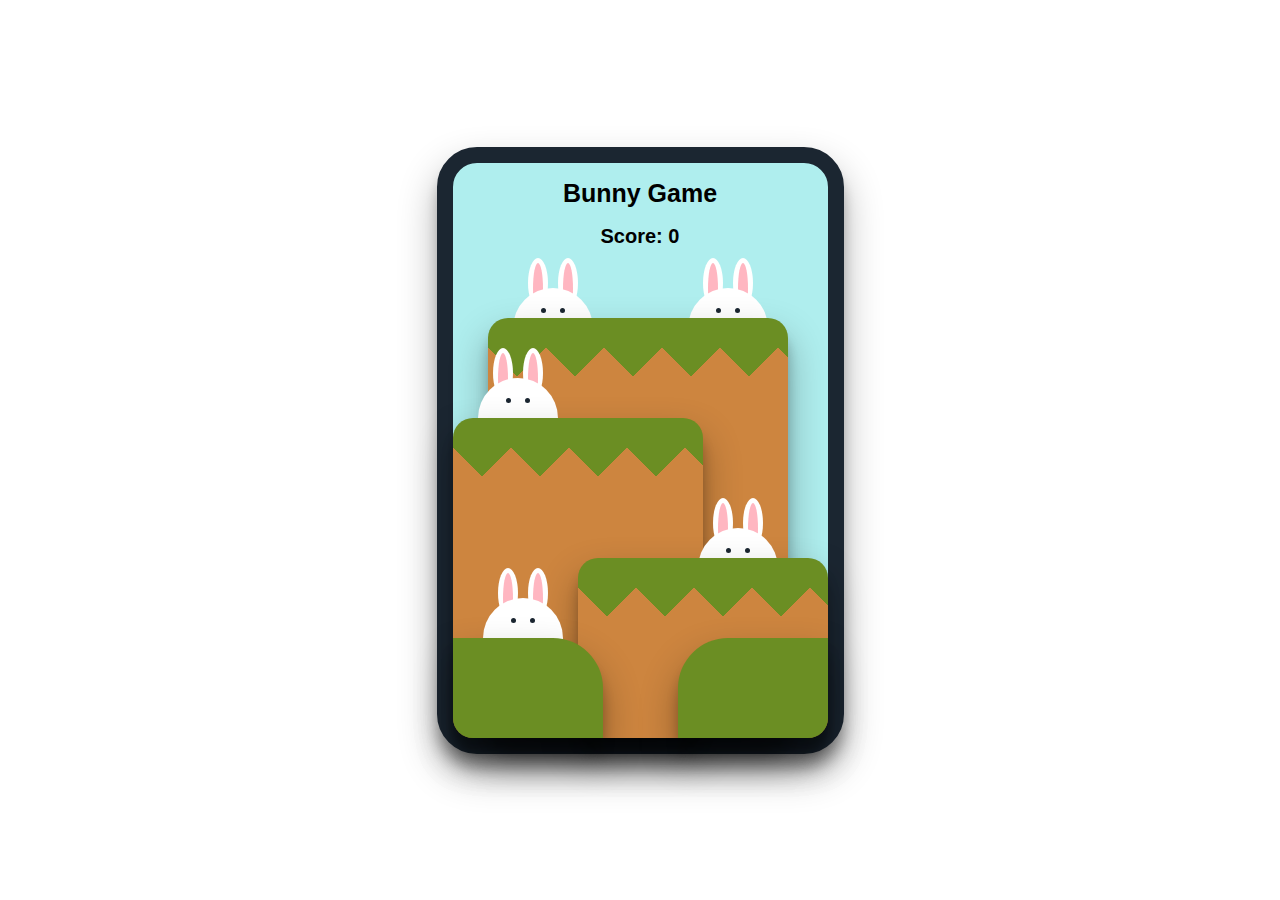
<file: index.html>
<!DOCTYPE html>
<html lang="en">
<head>
    <meta charset="UTF-8">
    <meta http-equiv="X-UA-Compatible" content="IE=edge">
    <meta name="viewport" content="width=device-width, initial-scale=1.0">
    <title>Bunny Game</title>
    <link rel="stylesheet" href="styles.css" type="text/css">
</head>
<body>
   
    <div class="phone">
        <h1>Bunny Game</h1>
        <div class="bunny b_pri">
            <div class="bunny_oreja o_izq">
                <div class="bunny_oreja_inner o_izq_inner"></div>
            </div>
            <div class="bunny_oreja o_der">
                <div class="bunny_oreja_inner o_der_inner"></div>
            </div>
            <div class="face">
                <div class="bunny_ojo ojo_izq"></div>
                <div class="bunny_ojo ojo_der"></div>
                <input type="checkbox">
            </div>
            
        </div>
        <div class="montaña m_pri"></div>
        <div class="bunny b_seg">
            <div class="bunny_oreja o_izq">
                <div class="bunny_oreja_inner o_izq_inner"></div>
            </div>
            <div class="bunny_oreja o_der">
                <div class="bunny_oreja_inner o_der_inner"></div>
            </div>
            <div class="face">
                <div class="bunny_ojo ojo_izq"></div>
                <div class="bunny_ojo ojo_der"></div>
                <input type="checkbox">
            </div>
            
        </div>
        <div class="montaña m_seg"></div>
        <div class="bunny b_ter">
            <div class="bunny_oreja o_izq">
                <div class="bunny_oreja_inner o_izq_inner"></div>
            </div>
            <div class="bunny_oreja o_der">
                <div class="bunny_oreja_inner o_der_inner"></div>
            </div>
            <div class="face">
                <div class="bunny_ojo ojo_izq"></div>
                <div class="bunny_ojo ojo_der"></div>
                <input type="checkbox">
            </div>
            
        </div>
        <div class="montaña m_ter"></div>
        <div class="bunny b_cua">
            <div class="bunny_oreja o_izq">
                <div class="bunny_oreja_inner o_izq_inner"></div>
            </div>
            <div class="bunny_oreja o_der">
                <div class="bunny_oreja_inner o_der_inner"></div>
            </div>
            <div class="face">
                <div class="bunny_ojo ojo_izq"></div>
                <div class="bunny_ojo ojo_der"></div>
                <input type="checkbox">
            </div>
            
        </div>
        <div class="arbusto a_pri"></div>
        <div class="arbusto a_seg"></div>
        <div class="bunny b_qui">
            <div class="bunny_oreja o_izq">
                <div class="bunny_oreja_inner o_izq_inner"></div>
            </div>
            <div class="bunny_oreja o_der ">
                <div class="bunny_oreja_inner o_der_inner"></div>
            </div>
            <div class="face">
                <div class="bunny_ojo ojo_izq"></div>
                <div class="bunny_ojo ojo_der"></div>
                <input type="checkbox">
            </div>
            
        </div>
        <h2 class="score">Score: </h2>
    </div>


</body>
</html>
</file>
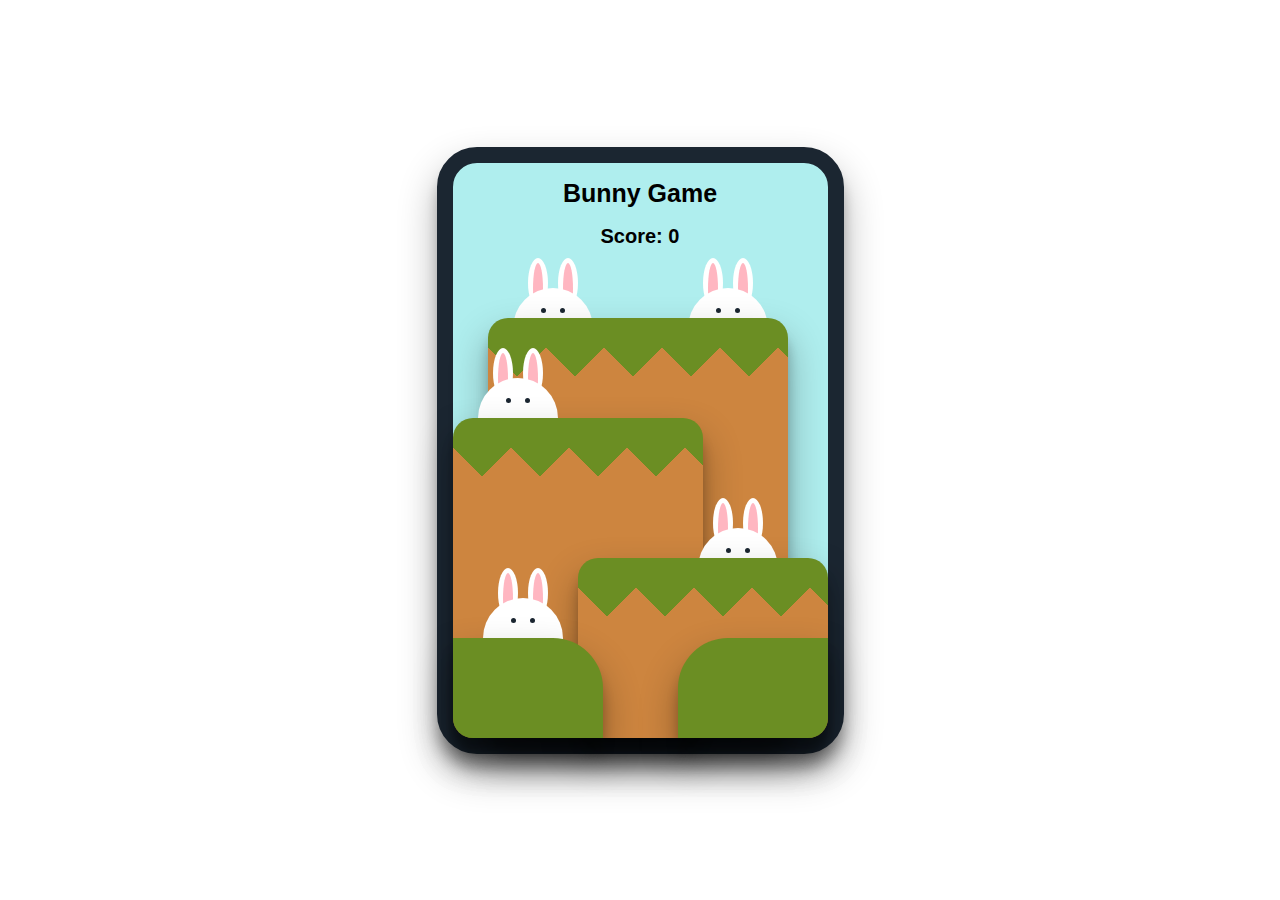
<file: bunny.html>
<!DOCTYPE html>
<html lang="en">
<head>
    <meta charset="UTF-8">
    <meta http-equiv="X-UA-Compatible" content="IE=edge">
    <meta name="viewport" content="width=device-width, initial-scale=1.0">
    <title>Bunny Game</title>
    <link rel="stylesheet" href="styles.css" type="text/css">
</head>
<body>
   
    <div class="phone">
        <h1>Bunny Game</h1>
        <div class="bunny b_pri">
            <div class="bunny_oreja o_izq">
                <div class="bunny_oreja_inner o_izq_inner"></div>
            </div>
            <div class="bunny_oreja o_der">
                <div class="bunny_oreja_inner o_der_inner"></div>
            </div>
            <div class="face">
                <div class="bunny_ojo ojo_izq"></div>
                <div class="bunny_ojo ojo_der"></div>
                <input type="checkbox">
            </div>
            
        </div>
        <div class="montaña m_pri"></div>
        <div class="bunny b_seg">
            <div class="bunny_oreja o_izq">
                <div class="bunny_oreja_inner o_izq_inner"></div>
            </div>
            <div class="bunny_oreja o_der">
                <div class="bunny_oreja_inner o_der_inner"></div>
            </div>
            <div class="face">
                <div class="bunny_ojo ojo_izq"></div>
                <div class="bunny_ojo ojo_der"></div>
                <input type="checkbox">
            </div>
            
        </div>
        <div class="montaña m_seg"></div>
        <div class="bunny b_ter">
            <div class="bunny_oreja o_izq">
                <div class="bunny_oreja_inner o_izq_inner"></div>
            </div>
            <div class="bunny_oreja o_der">
                <div class="bunny_oreja_inner o_der_inner"></div>
            </div>
            <div class="face">
                <div class="bunny_ojo ojo_izq"></div>
                <div class="bunny_ojo ojo_der"></div>
                <input type="checkbox">
            </div>
            
        </div>
        <div class="montaña m_ter"></div>
        <div class="bunny b_cua">
            <div class="bunny_oreja o_izq">
                <div class="bunny_oreja_inner o_izq_inner"></div>
            </div>
            <div class="bunny_oreja o_der">
                <div class="bunny_oreja_inner o_der_inner"></div>
            </div>
            <div class="face">
                <div class="bunny_ojo ojo_izq"></div>
                <div class="bunny_ojo ojo_der"></div>
                <input type="checkbox">
            </div>
            
        </div>
        <div class="arbusto a_pri"></div>
        <div class="arbusto a_seg"></div>
        <div class="bunny b_qui">
            <div class="bunny_oreja o_izq">
                <div class="bunny_oreja_inner o_izq_inner"></div>
            </div>
            <div class="bunny_oreja o_der ">
                <div class="bunny_oreja_inner o_der_inner"></div>
            </div>
            <div class="face">
                <div class="bunny_ojo ojo_izq"></div>
                <div class="bunny_ojo ojo_der"></div>
                <input type="checkbox">
            </div>
            
        </div>
        <h2 class="score">Score: </h2>
    </div>


</body>
</html>
</file>
<file: styles.css>
:root {
    --dark: #1B2631;
    --green: #6B8E23;
    --pinky: #FFB6C1;
    --brown: #CD853F;
    --sky: #AFEEEE;
    --blanco: #FFF;

}

body {
    margin: 0;
    height: 100vh;
    width: 100%;
    display: grid;
    place-items: center;
    counter-reset: score;
}
.phone {
    position: relative;
    border: 1rem solid;
    border-radius: 40px;
    border-color: var(--dark);
    width: 375px;
    height: 575px;
    background-color: var(--sky);
    box-shadow: 0 19px 38px rgb(0, 0, 0,0.30), 
                0 15px 12px rgb(0, 0, 0,0.22);
}

h1 {
    font-family: 'Lucida Sans', 'Lucida Sans Regular', 'Lucida Grande', 'Lucida Sans Unicode', Geneva, Verdana, sans-serif;
    font-size: 25px;
    text-align: center;
}

h2 {
    font-family:'Lucida Sans', 'Lucida Sans Regular', 'Lucida Grande', 'Lucida Sans Unicode', Geneva, Verdana, sans-serif;
    font-size: 20px;
    text-align: center;

}


.bunny {
    position: absolute;
    bottom: 0;
    width: 80px;
    border-radius: 50px;
    animation-name: conejito;
    animation-timing-function: ease-in-out;
    animation-iteration-count: infinite;
}
@keyframes conejito {
    0% {
        bottom: 0;
    }
    25% {
        bottom: -60px;
    }
    100% {
        bottom: 0;
    }
}

.b_pri {
    right: 60px;
    height: 480px;
    z-index: 1;
    animation-duration: 1s;
}

.b_seg {
    z-index: 2;
    height: 480px;
    left: 60px;
    animation-duration: 1.5s;
}

.b_ter {
    z-index: 4;
    height: 390px;
    left: 25px;
    animation-duration: 750ms;
}
.b_cua {
    z-index: 6;
    height: 240px;
    right: 50px;
    animation-duration: 1.5s;
}

.b_qui {
    z-index: 7;
    height: 170px;
    left: 30px;
    animation-duration: 500ms;
}


.bunny_oreja {
    background-color: var(--blanco);
    border-radius: 90%;
    position: absolute;
    width: 20px;
    height: 50px;
    z-index: 3;
}
.o_izq {
    left: 15px;
}

.o_der {
    right: 15px;
}

.bunny_oreja_inner {
    background-color: var(--pinky);
    z-index: 3;
    position: absolute;
    border-radius: 90%;
    top: 5px;
    width: 10px;
    height: 50px;
}
.o_izq_inner {
    left: 5px;
}

.o_der_inner {
    right: 5px;
}

.face {
    background-color: var(--blanco);
    width: 100%;
    position: absolute;
    height: 80px;
    top: 30px;
    border-radius: 50%;
    z-index: 4;
}

.bunny_ojo {
    position: absolute;
    background-color: var(--dark);
    border-radius: 10px;
    width: 5px;
    height: 5px;
    top: 20px;
    z-index: 4;
    animation-name: blink-p;
    animation-duration: 750ms;
    animation-iteration-count: infinite;
}

@keyframes blink-p {
    0% {
        height: 2px;
    }
    5% {
        transform: translate(0px, 1px);
        height: .5px;
    }
    10% {
        transform: translate(0px, 0px);
        height: 2px;
    }
}
.ojo_izq {
    left: 28px;
}

.ojo_der {
    right: 28px;
}

input {
    appearance: none;
    cursor: pointer;
    height: 70px;
    margin: 0;
    position: relative;
    width: 80px;
    z-index: 2;
}

.score::after {
    content: counter(score);
}

input:checked {
    counter-increment: score 1;

}

.montaña {
    position: absolute;
    background-color: var(--green);
    bottom: 0;
    border-radius: 20px;
    background-color: var(--brown);
    opacity: 1;
    background-image:  linear-gradient(135deg, var(--green) 25%, transparent 25%), 
    linear-gradient(225deg, var(--green) 25%, transparent 25%), 
    linear-gradient(45deg, var(--brown) 25%, transparent 25%),
    linear-gradient(315deg, var(--brown) 25%, var(--green) 25%);
    background-position:  29px 0, 29px 0, 0 0, 0 0;
    background-size: 58px 58px;
    background-repeat: repeat-x;
    box-shadow: 0 19px 38px rgb(0, 0, 0,0.30), 
    0 15px 12px rgb(0, 0, 0,0.22); 
}
.m_pri {
    left: 35px;
    width: 300px;
    height: 420px;
    z-index: 3;
}

.m_seg {
    left: 0;
    width: 250px;
    height: 320px;
    z-index: 5;
}

.m_ter {
    right: 0;
    width: 250px;
    height: 180px;
    z-index: 7;
}

.arbusto {
    position: absolute;
    background-color: var(--green);
    width: 150px;
    height: 100px;
    bottom: 0;
    box-shadow: 0 19px 38px rgb(0, 0, 0,0.30), 
    0 15px 12px rgb(0, 0, 0,0.22); ;
}

.a_pri {
    z-index: 8;
    border-top-right-radius: 50px;
    border-bottom-left-radius: 20px;
}
.a_seg {
    right: 0;
    z-index: 9;
    border-top-left-radius: 50px;
    border-bottom-right-radius: 20px;
}
</file>
